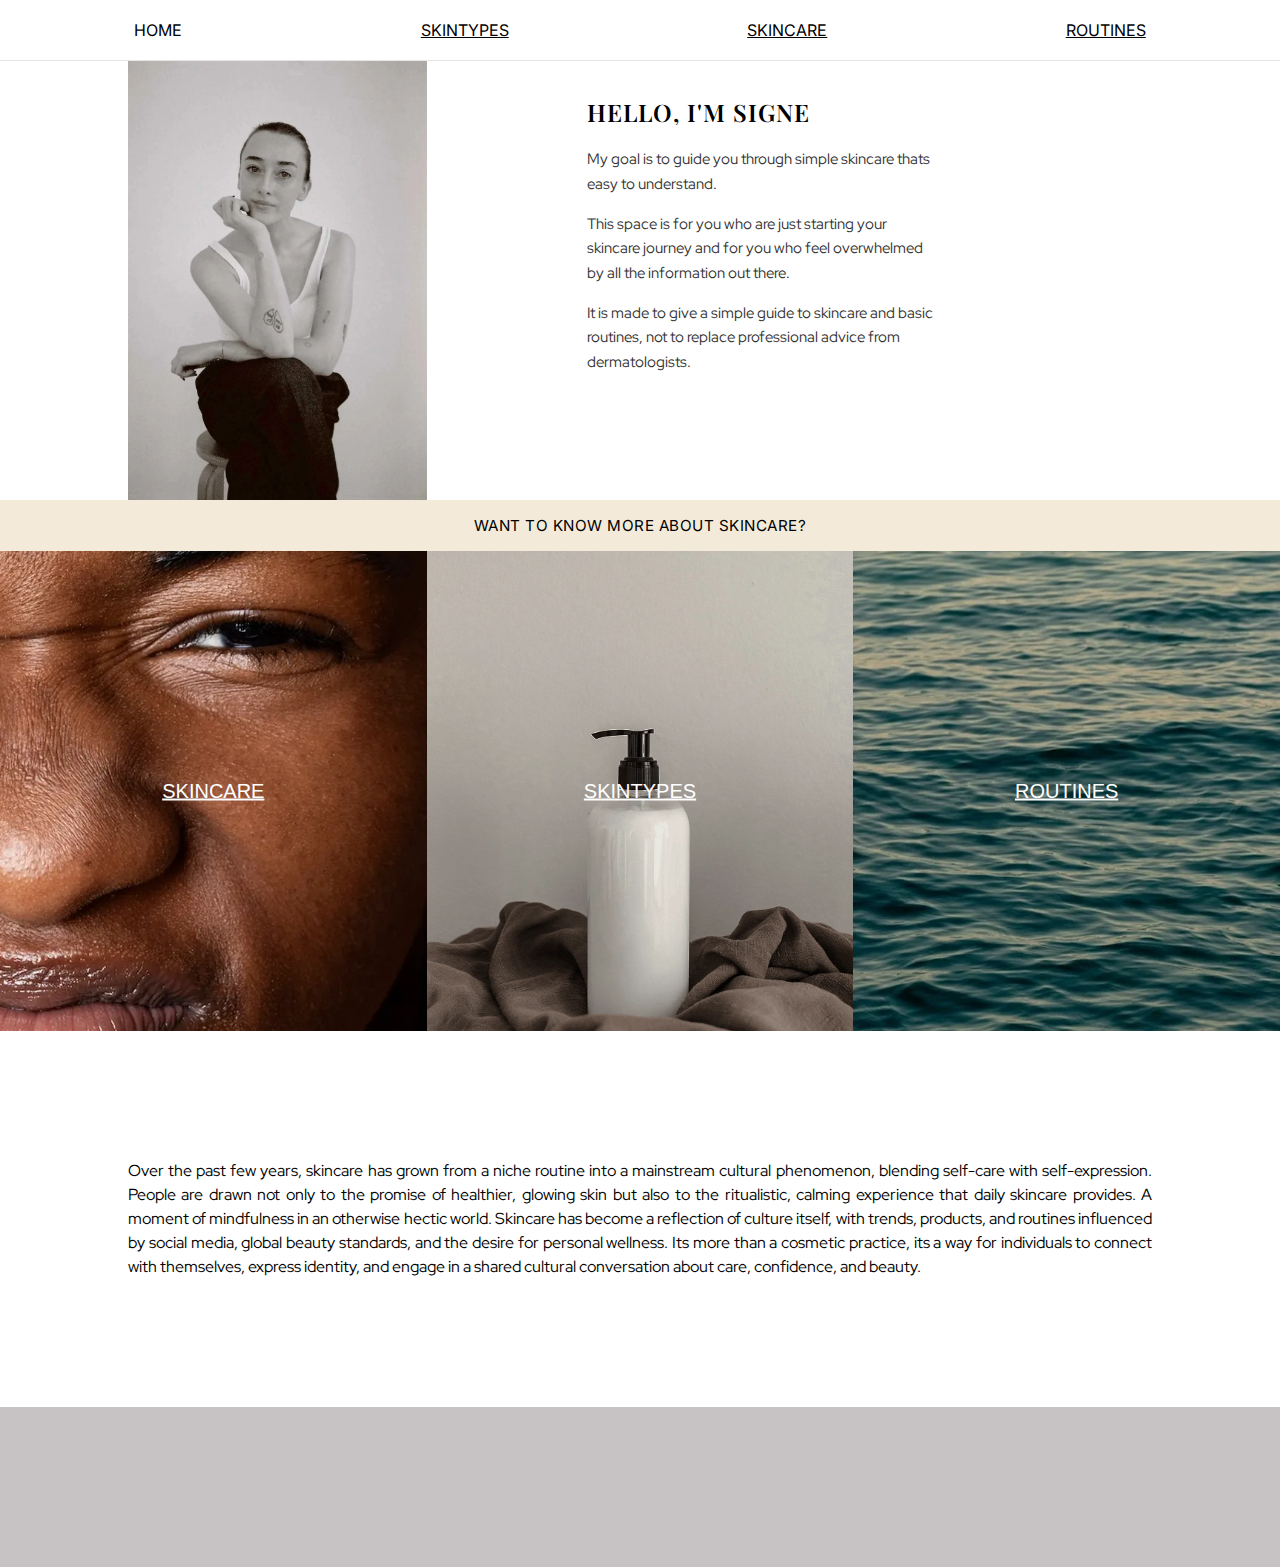
<file: index.html>
<!DOCTYPE html>
<html lang="en">
  <head>
    <meta charset="UTF-8" />
    <meta name="viewport" content="width=device-width, initial-scale=1.0" />
    <link rel="stylesheet" href="layout.css" />
    <link rel="stylesheet" href="general.css" />
    <link rel="icon" type="image/png" sizes="32x32" href="favicon-32x32.png" />
    <link rel="icon" type="image/png" sizes="16x16" href="favicon-16x16.png" />
    <link rel="icon" href="favicon.ico" type="image/ico" />
    <link rel="apple-touch-icon" sizes="180x180" href="apple-touch-icon.png" />
    <link
      rel="icon"
      type="image/png"
      sizes="192x192"
      href="android-chrome-192x192.png"
    />
    <link
      rel="icon"
      type="image/png"
      sizes="512x512"
      href="android-chrome-512x512.png"
    />
    <link
      href="https://fonts.googleapis.com/css2?family=Inter:ital,opsz,wght@0,14..32,100..900;1,14..32,100..900&display=swap"
      rel="stylesheet"
    />
    <link
      href="https://fonts.googleapis.com/css2?family=Red+Hat+Display:ital,wght@0,300..900;1,300..900&display=swap"
      rel="stylesheet"
    />
    <link
      href="https://fonts.googleapis.com/css2?family=Playfair+Display:ital,wght@0,400..900;1,400..900&display=swap"
      rel="stylesheet"
    />
    <title>Skincare Basics</title>
  </head>
  <body>
    <header>
      <nav>
        <ul class="menu">
          <li><a href="index.html" class="active">HOME</a></li>
          <li><a href="skintypes.html">SKINTYPES</a></li>
          <li><a href="skincare.html">SKINCARE</a></li>
          <li><a href="routines.html">ROUTINES</a></li>
        </ul>
      </nav>
    </header>
    <main>
      <section class="grid_1-auto-1">
        <img src="Signe.webp" alt="Signe" />
        <div class="intro-text">
          <h2>Hello, i'm Signe</h2>
          <p>
            My goal is to guide you through simple skincare thats easy to
            understand.
          </p>
          <p>
            This space is for you who are just starting your skincare journey
            and for you who feel overwhelmed by all the information out there.
          </p>
          <p>
            It is made to give a simple guide to skincare and basic routines,
            not to replace professional advice from dermatologists.
          </p>
        </div>
      </section>
      <section>
        <h2>want to know more about skincare?</h2>
        <section class="grid_1-1-1">
          <div class="billedelink">
            <img src="closeupface.webp" alt="closeupface" />
            <a href="skincare.html" class="image-link">
              <div class="overlay-text">SKINCARE</div>
            </a>
          </div>
          <div class="billedelink">
            <img src="soap.webp" alt="soap" />
            <a href="skintypes.html" class="image-link">
              <div class="overlay-text">SKINTYPES</div>
            </a>
          </div>
          <div class="billedelink">
            <img src="ocean.webp" alt="ocean" />
            <a href="routines.html" class="image-link">
              <div class="overlay-text">ROUTINES</div>
            </a>
          </div>
        </section>
      </section>
      <section class="grid_1">
        <p>
          Over the past few years, skincare has grown from a niche routine into
          a mainstream cultural phenomenon, blending self-care with
          self-expression. People are drawn not only to the promise of
          healthier, glowing skin but also to the ritualistic, calming
          experience that daily skincare provides. A moment of mindfulness in an
          otherwise hectic world. Skincare has become a reflection of culture
          itself, with trends, products, and routines influenced by social
          media, global beauty standards, and the desire for personal wellness.
          Its more than a cosmetic practice, its a way for individuals to
          connect with themselves, express identity, and engage in a shared
          cultural conversation about care, confidence, and beauty.
        </p>
      </section>
    </main>
    <footer></footer>
  </body>
</html>
</file>
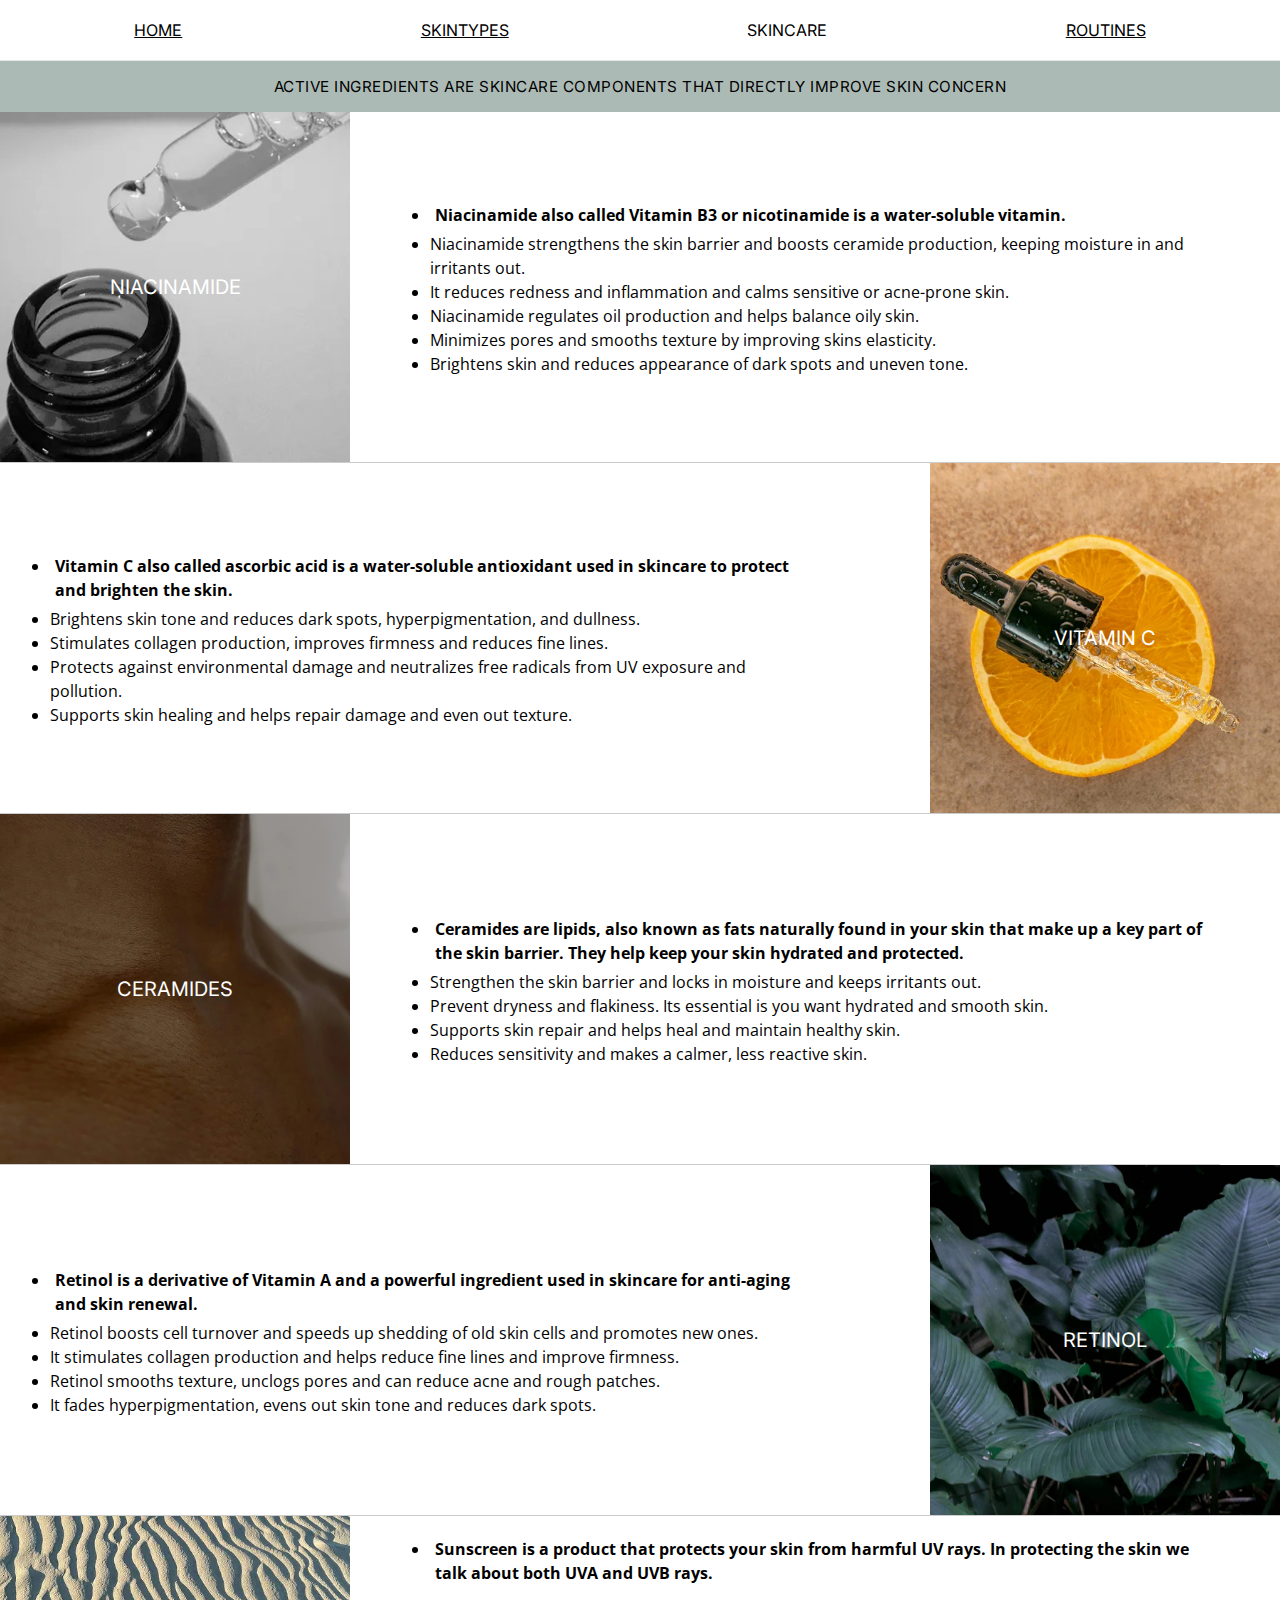
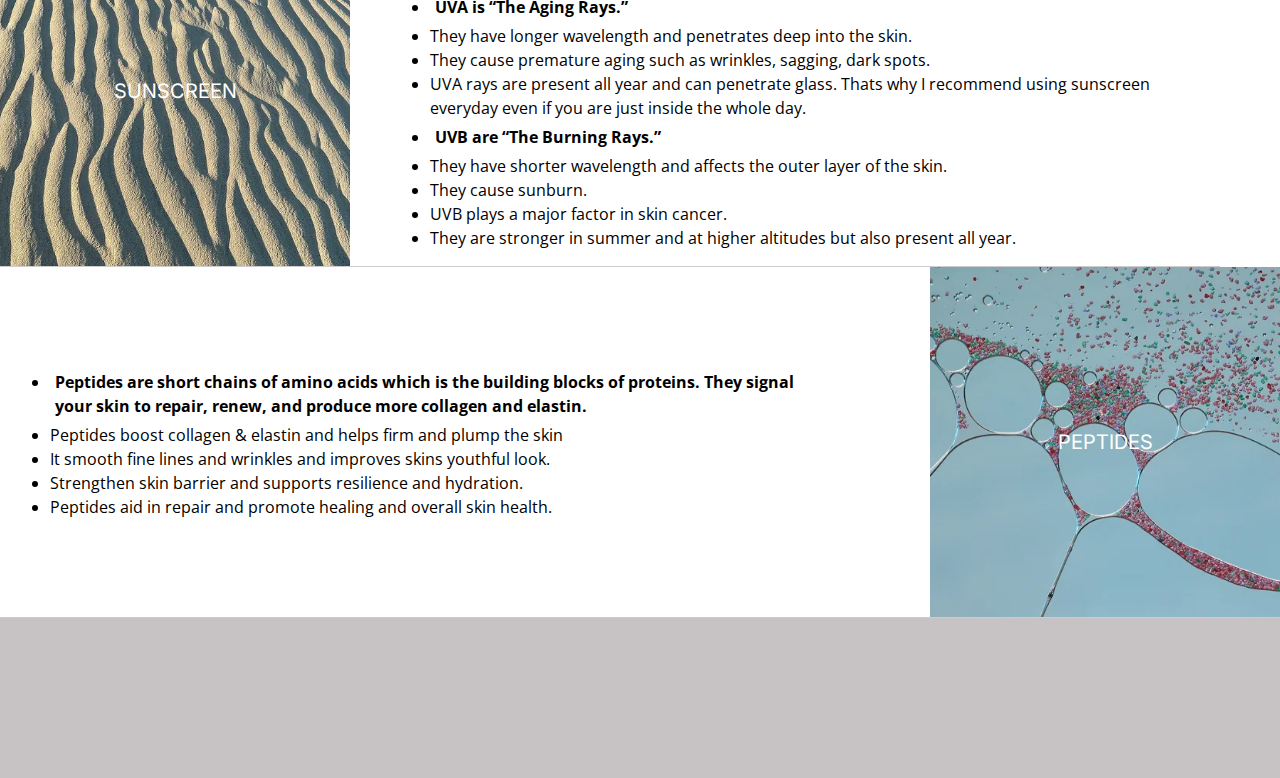
<file: routines.html>
<!DOCTYPE html>
<html lang="en">
  <head>
    <meta charset="UTF-8" />
    <meta name="viewport" content="width=device-width, initial-scale=1.0" />
    <link rel="stylesheet" href="layout.css" />
    <link rel="stylesheet" href="general.css" />
    <link rel="icon" type="image/png" sizes="32x32" href="favicon-32x32.png" />
    <link rel="icon" type="image/png" sizes="16x16" href="favicon-16x16.png" />
    <link rel="icon" href="favicon.ico" type="image/ico" />
    <link rel="apple-touch-icon" sizes="180x180" href="apple-touch-icon.png" />
    <link
      rel="icon"
      type="image/png"
      sizes="192x192"
      href="android-chrome-192x192.png"
    />
    <link
      rel="icon"
      type="image/png"
      sizes="512x512"
      href="android-chrome-512x512.png"
    />
    <link
      href="https://fonts.googleapis.com/css2?family=Open+Sans:ital,wght@0,300..800;1,300..800&display=swap"
      rel="stylesheet"
    />
    <link
      href="https://fonts.googleapis.com/css2?family=Inter:ital,opsz,wght@0,14..32,100..900;1,14..32,100..900&display=swap"
      rel="stylesheet"
    />
    <title>Skincare Basics</title>
  </head>
  <body>
    <header>
      <nav>
        <ul class="menu">
          <li><a href="index.html">HOME</a></li>
          <li><a href="skintypes.html">SKINTYPES</a></li>
          <li><a href="skincare.html" class="active">SKINCARE</a></li>
          <li><a href="routines.html">ROUTINES</a></li>
        </ul>
      </nav>
    </header>
    <main>
      <h1 class="overskriftskincare">
        Active ingredients are skincare components that directly improve skin
        concern
      </h1>
      <section class="grid_1-2">
        <div class="skin-section">
          <div class="billede-med-tekst">
            <img src="niacinamide.webp" alt="niacinamide" />
            <div class="center-text">Niacinamide</div>
          </div>
          <ul class="punkter">
            <li>
              <p>
                Niacinamide also called Vitamin B3 or nicotinamide is a
                water-soluble vitamin.
              </p>
            </li>
            <li>
              Niacinamide strengthens the skin barrier and boosts ceramide
              production, keeping moisture in and irritants out.
            </li>
            <li>
              It reduces redness and inflammation and calms sensitive or
              acne-prone skin.
            </li>
            <li>
              Niacinamide regulates oil production and helps balance oily skin.
            </li>
            <li>
              Minimizes pores and smooths texture by improving skins elasticity.
            </li>
            <li>
              Brightens skin and reduces appearance of dark spots and uneven
              tone.
            </li>
          </ul>
        </div>
      </section>
      <section class="grid_2-1">
        <div class="skin-section">
          <div class="billede-med-tekst">
            <img src="vitaminc.webp" alt="vitaminc" />
            <div class="center-text">Vitamin C</div>
          </div>
          <ul class="punkter">
            <li>
              <p>
                Vitamin C also called ascorbic acid is a water-soluble
                antioxidant used in skincare to protect and brighten the skin.
              </p>
            </li>
            <li>
              Brightens skin tone and reduces dark spots, hyperpigmentation, and
              dullness.
            </li>
            <li>
              Stimulates collagen production, improves firmness and reduces fine
              lines.
            </li>
            <li>
              Protects against environmental damage and neutralizes free
              radicals from UV exposure and pollution.
            </li>
            <li>
              Supports skin healing and helps repair damage and even out
              texture.
            </li>
          </ul>
        </div>
      </section>
      <section class="grid_1-2">
        <div class="skin-section">
          <div class="billede-med-tekst">
            <img src="ceramides.webp" alt="ceramides" />
            <div class="center-text">Ceramides</div>
          </div>
          <ul class="punkter">
            <li>
              <p>
                Ceramides are lipids, also known as fats naturally found in your
                skin that make up a key part of the skin barrier. They help keep
                your skin hydrated and protected.
              </p>
            </li>
            <li>
              Strengthen the skin barrier and locks in moisture and keeps
              irritants out.
            </li>
            <li>
              Prevent dryness and flakiness. Its essential is you want hydrated
              and smooth skin.
            </li>
            <li>
              Supports skin repair and helps heal and maintain healthy skin.
            </li>
            <li>Reduces sensitivity and makes a calmer, less reactive skin.</li>
          </ul>
        </div>
      </section>
      <section class="grid_2-1">
        <div class="skin-section">
          <div class="billede-med-tekst">
            <img src="retinol.webp" alt="retinol" />
            <div class="center-text">Retinol</div>
          </div>
          <ul class="punkter">
            <li>
              <p>
                Retinol is a derivative of Vitamin A and a powerful ingredient
                used in skincare for anti-aging and skin renewal.
              </p>
            </li>
            <li>
              Retinol boosts cell turnover and speeds up shedding of old skin
              cells and promotes new ones.
            </li>
            <li>
              It stimulates collagen production and helps reduce fine lines and
              improve firmness.
            </li>
            <li>
              Retinol smooths texture, unclogs pores and can reduce acne and
              rough patches.
            </li>
            <li>
              It fades hyperpigmentation, evens out skin tone and reduces dark
              spots.
            </li>
          </ul>
        </div>
      </section>
      <section class="grid_1-2">
        <div class="skin-section">
          <div class="billede-med-tekst">
            <img src="sunscreen.webp" alt="sunscreen" />
            <div class="center-text">Sunscreen</div>
          </div>
          <ul class="punkter">
            <li>
              <p>
                Sunscreen is a product that protects your skin from harmful UV
                rays. In protecting the skin we talk about both UVA and UVB
                rays.
              </p>
            </li>
            <li>
              <p>UVA is “The Aging Rays.”</p>
            </li>
            <li>
              They have longer wavelength and penetrates deep into the skin.
            </li>
            <li>
              They cause premature aging such as wrinkles, sagging, dark spots.
            </li>
            <li>
              UVA rays are present all year and can penetrate glass. Thats why I
              recommend using sunscreen everyday even if you are just inside the
              whole day.
            </li>
            <li>
              <p>UVB are “The Burning Rays.”</p>
            </li>
            <li>
              They have shorter wavelength and affects the outer layer of the
              skin.
            </li>
            <li>They cause sunburn.</li>
            <li>UVB plays a major factor in skin cancer.</li>
            <li>
              They are stronger in summer and at higher altitudes but also
              present all year.
            </li>
          </ul>
        </div>
      </section>
      <section class="grid_2-1">
        <div class="skin-section">
          <div class="billede-med-tekst">
            <img src="peptides.webp" alt="peptides" />
            <div class="center-text">Peptides</div>
          </div>
          <ul class="punkter">
            <li>
              <p>
                Peptides are short chains of amino acids which is the building
                blocks of proteins. They signal your skin to repair, renew, and
                produce more collagen and elastin.
              </p>
            </li>
            <li>
              Peptides boost collagen & elastin and helps firm and plump the
              skin
            </li>
            <li>
              It smooth fine lines and wrinkles and improves skins youthful
              look.
            </li>
            <li>
              Strengthen skin barrier and supports resilience and hydration.
            </li>
            <li>
              Peptides aid in repair and promote healing and overall skin
              health.
            </li>
          </ul>
        </div>
      </section>
    </main>
    <footer></footer>
  </body>
</html>
</file>
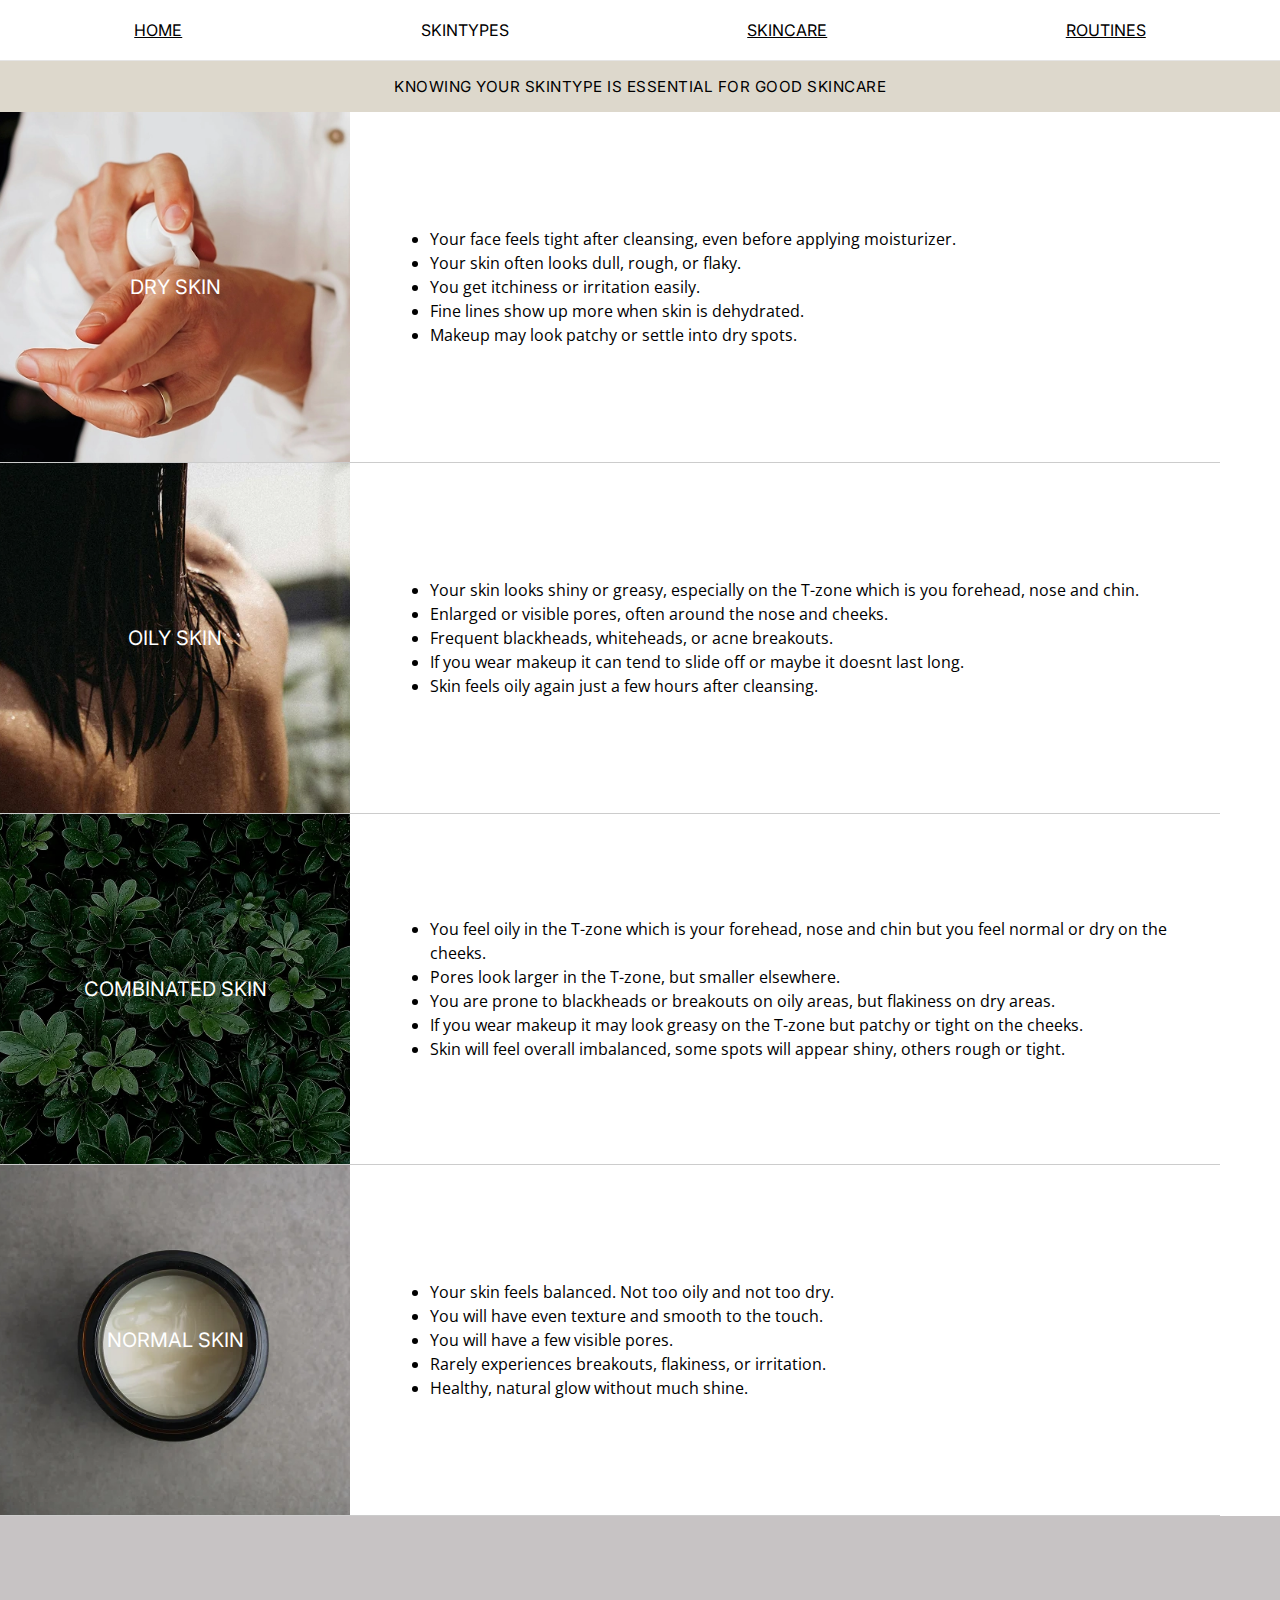
<file: skintypes.html>
<!DOCTYPE html>
<html lang="en">
  <head>
    <meta charset="UTF-8" />
    <meta name="viewport" content="width=device-width, initial-scale=1.0" />
    <link rel="stylesheet" href="layout.css" />
    <link rel="stylesheet" href="general.css" />
    <link
      href="https://fonts.googleapis.com/css2?family=Inter:ital,opsz,wght@0,14..32,100..900;1,14..32,100..900&display=swap"
      rel="stylesheet"
    />
    <link
      href="https://fonts.googleapis.com/css2?family=Open+Sans:ital,wght@0,300..800;1,300..800&display=swap"
      rel="stylesheet"
    />
    <title>Skincare Basics</title>
  </head>
  <body>
    <header>
      <nav>
        <ul class="menu">
          <li><a href="index.html">HOME</a></li>
          <li><a href="skintypes.html" class="active">SKINTYPES</a></li>
          <li><a href="skincare.html">SKINCARE</a></li>
          <li><a href="routines.html">ROUTINES</a></li>
        </ul>
      </nav>
    </header>
    <main>
      <h1 class="overskriftskintypes">
        Knowing your skintype is essential for good skincare
      </h1>
      <section class="grid_1-2">
        <div class="skin-section">
          <div class="billede-med-tekst">
            <img src="håndmedcreme.webp" alt="dryskin" />
            <div class="center-text">Dry Skin</div>
          </div>
          <ul class="punkter">
            <li>
              Your face feels tight after cleansing, even before applying
              moisturizer.
            </li>
            <li>Your skin often looks dull, rough, or flaky.</li>
            <li>You get itchiness or irritation easily.</li>
            <li>Fine lines show up more when skin is dehydrated.</li>
            <li>Makeup may look patchy or settle into dry spots.</li>
          </ul>
        </div>
        <div class="skin-section">
          <div class="billede-med-tekst">
            <img src="skin.webp" alt="oilyskin" />
            <div class="center-text">Oily skin</div>
          </div>
          <ul class="punkter">
            <li>
              Your skin looks shiny or greasy, especially on the T-zone which is
              you forehead, nose and chin.
            </li>
            <li>
              Enlarged or visible pores, often around the nose and cheeks.
            </li>
            <li>Frequent blackheads, whiteheads, or acne breakouts.</li>
            <li>
              If you wear makeup it can tend to slide off or maybe it doesnt
              last long.
            </li>
            <li>Skin feels oily again just a few hours after cleansing.</li>
          </ul>
        </div>
        <div class="skin-section">
          <div class="billede-med-tekst">
            <img src="blade.webp" alt="combinatedskin" />
            <div class="center-text">Combinated skin</div>
          </div>
          <ul class="punkter">
            <li>
              You feel oily in the T-zone which is your forehead, nose and chin
              but you feel normal or dry on the cheeks.
            </li>
            <li>Pores look larger in the T-zone, but smaller elsewhere.</li>
            <li>
              You are prone to blackheads or breakouts on oily areas, but
              flakiness on dry areas.
            </li>
            <li>
              If you wear makeup it may look greasy on the T-zone but patchy or
              tight on the cheeks.
            </li>
            <li>
              Skin will feel overall imbalanced, some spots will appear shiny,
              others rough or tight.
            </li>
          </ul>
        </div>
        <div class="skin-section">
          <div class="billede-med-tekst">
            <img src="creme.webp" alt="normalskin" />
            <div class="center-text">Normal skin</div>
          </div>
          <ul class="punkter">
            <li>Your skin feels balanced. Not too oily and not too dry.</li>
            <li>You will have even texture and smooth to the touch.</li>
            <li>You will have a few visible pores.</li>
            <li>Rarely experiences breakouts, flakiness, or irritation.</li>
            <li>Healthy, natural glow without much shine.</li>
          </ul>
        </div>
      </section>
    </main>
    <footer></footer>
  </body>
</html>
</file>
<file: layout.css>
@media (width>=500px) {
  .menu {
    display: flex;
    justify-content: space-around;
    gap: 10px;
  }
  /*Forside*/
  /* Sektion med billede + tekst*/
  .grid_1-auto-1 {
    display: grid;
    grid-template-columns: 1fr 2fr;
    align-items: stretch;
    column-gap: 2rem;
  }

  /* Billedet til venstre */
  .grid_1-auto-1 img {
    width: 70%;
    height: auto;
    object-fit: cover;
    align-self: start; /* strækket i højden så det matcher teksten */
    justify-self: end;
    margin-left: 10px;
  }
  /* Tekstblokken til højre */
  .intro-text {
    grid-column: 2;
    max-width: 350px;
    line-height: 1.6;
    margin-bottom: 0;
    margin-left: 10rem;
  }

  /* Overskrift "HELLO, I'M SIGNE" */
  .intro-text h2 {
    margin-bottom: 1rem;
    margin-top: 2rem;
  }

  /* Brødtekst */
  .intro-text p {
    margin-bottom: 1rem;
    font-family: "Red Hat Display", sans-serif;
  }
  /* Section: “Want to know more about skincare?”*/
  section > h2 {
    padding: 1rem 0;
    margin-top: 0;
  }
  /* Galleri (grid_1-1-1)*/
  .grid_1-1-1 {
    display: grid;
    grid-template-columns: repeat(3, 1fr);
    gap: 0;
    margin: 0;
    padding: 0;
  }
  .grid_1 {
    margin-left: 6rem;
    margin-right: 6rem;
    margin-top: 6rem;
    margin-bottom: 6rem;
    padding: 2rem;
  }

  /*Skintypes*/
  .grid_1-2 {
    display: block;
    grid-template-columns: 1fr 2fr;
  }
  /* “knowing your skintype is essential for good skincare”*/
  .overskriftskintypes {
    padding: 1rem 0;
    margin-top: 0;
  }
  .billede-med-tekst {
    position: relative; /*Placerer teksten ovenpå */
  }
  .billede-med-tekst img {
    width: 350px; /* fylder kolonnen */
    height: 350px;
    object-fit: cover; /* beskærer billedet uden at strække */
    display: block; /* fjerner underliggende mellemrum */
  }
  .skin-section {
    display: flex;
    align-items: center; /* centrer billedet og teksten vertikalt */
    gap: 80px; /* mellemrum mellem billede og tekst */
    border-bottom: 1px solid #ccc;
  }

  /*skincare*/
  .overskriftskincare {
    padding: 1rem 0;
    margin-top: 0;
  }
  .grid_2-1 {
    display: flex;
    flex: 1;
    justify-content: end;
  }
  .grid_2-1 .billede-med-tekst {
    order: 2; /* flyt billedet til højre */
    justify-content: end;
    margin: 0;
    gap: 0;
  }
  .grid_2-1 .billede-med-tekst img {
    width: 350px;
    height: 350px;
    display: block;
    object-fit: cover;
    margin: 0;
  }
  .grid_2-1 .punkter {
    flex: 3;
  }
  /*routines*/
  .overskriftroutine {
    padding: 1rem 0;
    margin-top: 0;
  }
}
/*MOBIL*/
@media (width<=500px) {
  .menu {
    display: flex;
    justify-content: space-around;
    gap: 10px;
  }
  /* Øverste grid: billede venstre, tekst højre */
  .grid_1-auto-1 {
    display: flex;
    flex-direction: row;
    gap: 1rem;
    align-items: flex-start;
  }

  .grid_1-auto-1 img {
    width: 40%;
    margin-bottom: 0;
  }

  .intro-text h2 {
    margin-bottom: 5px;
  }

  .intro-text {
    width: 60%;
    margin-left: 10px;
    margin-top: 10px;
  }
  section > h2 {
    padding: 1rem 0;
    margin-top: 0;
  }

  /* Galleri vertikalt */
  .grid_1-1-1 {
    display: flex;
    flex-direction: column;
  }

  .grid_1-1-1 .billedelink {
    width: 100%;
  }

  .grid_1-1-1 img {
    width: 100%;
    height: auto;
  }

  /* Nederste tekst */
  .grid_1 {
    margin: 2rem 1rem;
    padding: 1rem;
  }
  /*Skintypes*/
  .grid_1-2 {
    display: flex;
    flex-direction: column;
    width: 100%;
    gap: 0;
    padding: 0;
    margin: 0;
  }

  .overskriftskintypes {
    padding: 0.5rem 0;
    margin-top: 0;
    text-align: center; /* centrer overskrift på mobil */
  }

  .billede-med-tekst {
    position: relative;
    display: flex;
    flex-direction: column;
    align-items: center; /* centrer billedet */
    gap: 0.5rem; /* afstand mellem billede og tekst */
    width: 100%;
    padding: 0;
    margin: 0;
  }

  .billede-med-tekst img {
    width: 100%; /* fylder hele containeren */
    height: auto; /* bevarer proportioner */
    object-fit: cover;
    display: block;
  }
  .skin-section {
    display: flex;
    flex-direction: column; /* stablet vertikalt */
    align-items: center;
  }
  .skin-section .punkter {
    margin-left: 50px;
    padding: 2rem;
  }
  /*skincare*/
  .grid_2-1 {
    display: flex;
    flex: 1;
    justify-content: end;
  }
}
</file>
<file: general.css>
* {
  margin: 0;
  padding: 0;
  box-sizing: border-box;
}

img {
  width: 100%;
  height: auto;
  display: block;
}
body,
main {
  margin: 0;
  padding: 0;
}

.menu {
  font-family: "Inter", sans-serif;
  font-weight: normal;
  list-style: none;
}

.menu a {
  color: black;
}

ul.menu li a.active {
  text-decoration: none;
  font-weight: normal;
}

header {
  padding: 20px;
  border-bottom: 1px solid #e5e5e5;
}

/* Sektion med billede + tekst*/
.grid_1-auto-1 {
  margin: 0;
  padding: 0;
  gap: 0;
}
/* Tekstblokken til højre */
.intro-text {
  line-height: 1.6;
}
/* Overskrift "HELLO, I'M SIGNE" */
.intro-text h2 {
  font-size: 1.5rem;
  font-weight: 600;
  letter-spacing: 1px;
  font-family: "Playfair Display", serif;
  text-transform: uppercase;
}
/* Brødtekst */
.intro-text p {
  font-size: 0.95rem;
  color: #333;
}
/* Section: “Want to know more about skincare?”*/
section > h2 {
  text-align: center;
  background-color: #f3ead9;
  font-family: "Inter", sans-serif;
  font-weight: normal;
  font-size: 0.95rem;
  letter-spacing: 0.5px;
  text-transform: uppercase;
}
.grid_1-1-1 img {
  width: 100%;
  height: 480px;
  object-fit: cover;
  display: block;
}

/* Container for hvert billede */
.billedelink {
  position: relative;
  width: 100%;
  height: 480px; /* matcher billedets højde */
  overflow: hidden;
}

/* Billedet fylder containeren */
.billedelink img {
  width: 100%;
  height: 100%;
  object-fit: cover;
  display: block;
}

/* Linket centreret oven på billedet */
.image-link {
  position: absolute;
  top: 50%;
  left: 50%;
  transform: translate(-50%, -50%);
  text-decoration: none;
}

/* Tekst-styling for linket */
.overlay-text {
  color: white;
  font-family: Arial, sans-serif;
  font-size: 20px;
  font-weight: normal;
  text-align: center;
  transition: color 0.3s;
  text-decoration: underline;
}

/* Hover-effekt */
.image-link:hover .overlay-text {
  text-decoration: none;
  color: white;
}
.grid_1 {
  line-height: 1.5;
  text-align: justify;
  font-family: "Red Hat Display", sans-serif;
}

/*Skintypes*/
/* “knowing your skintype is essential for good skincare”*/
.overskriftskintypes {
  text-align: center;
  background-color: #ddd8cc;
  font-family: "Inter", sans-serif;
  font-weight: normal;
  font-size: 0.95rem;
  letter-spacing: 0.5px;
  text-transform: uppercase;
}
.center-text/*teksten som ligger ovenpå billederne*/ {
  position: absolute; /* Teksten er placeret oven på billedet */
  top: 50%; /* lodret midt */
  left: 50%; /* horisontalt midt */
  transform: translate(-50%, -50%); /* centrerer præcist */
  text-transform: uppercase;
  font-family: "Inter", sans-serif;
  color: white;
  font-size: 20px;
  font-weight: normal;
  white-space: nowrap; /*forhindrer linjeskift*/
}
.punkter {
  line-height: 1.5;
  font-family: "Open Sans", sans-serif;
}

/*skincare*/
.overskriftskincare {
  text-align: center;
  background-color: #acbab5;
  font-family: "Inter", sans-serif;
  font-weight: normal;
  font-size: 0.95rem;
  letter-spacing: 0.5px;
  text-transform: uppercase;
}
.grid_2-1 .punkter {
  padding: 50px;
  font-family: "Open Sans", sans-serif;
}

.grid_1-2 {
  margin-right: 60px;
}

.punkter p {
  font-weight: bold;
  padding: 5px;
  font-family: "Open Sans", sans-serif;
}
/*routine*/
.overskriftroutine {
  text-align: center;
  background-color: #a49480;
  font-family: "Inter", sans-serif;
  font-weight: normal;
  font-size: 0.95rem;
  letter-spacing: 0.5px;
  text-transform: uppercase;
}
footer {
  background-color: #c7c3c4;
  padding: 80px;
}
</file>
